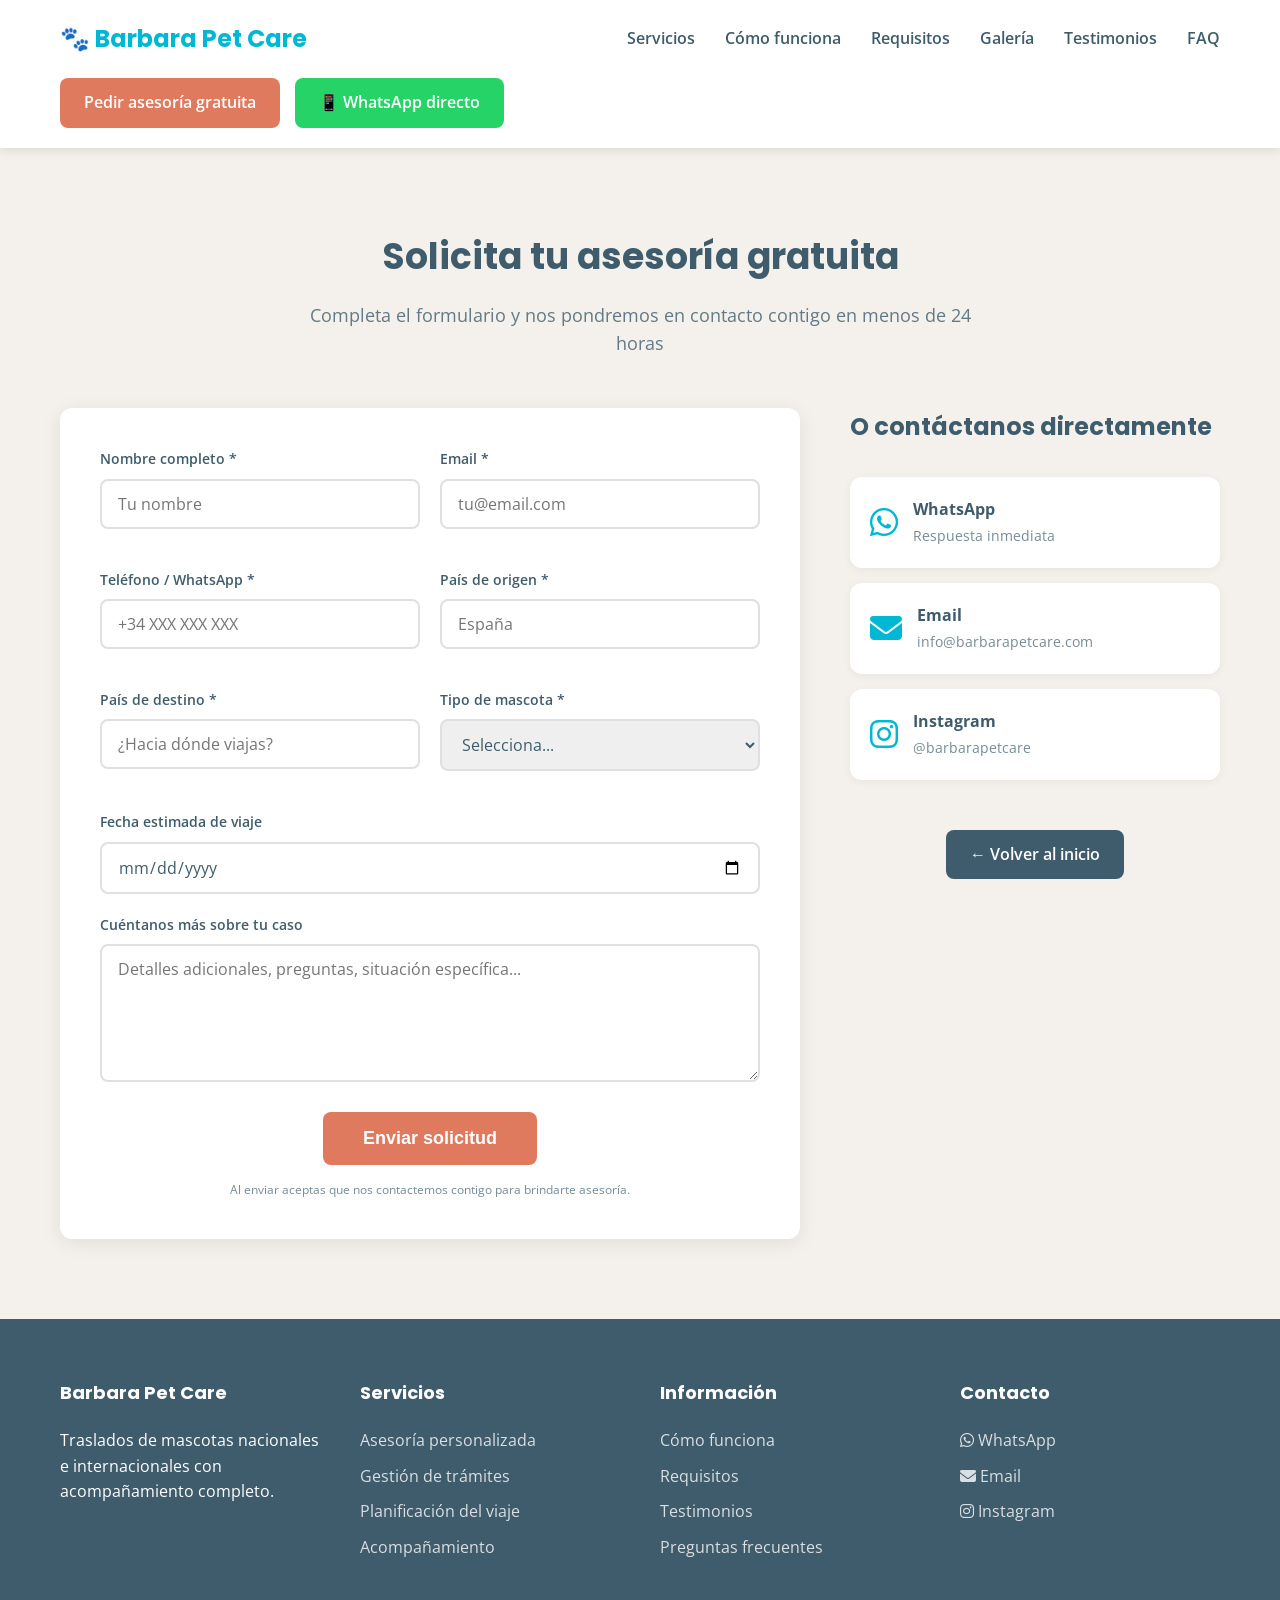
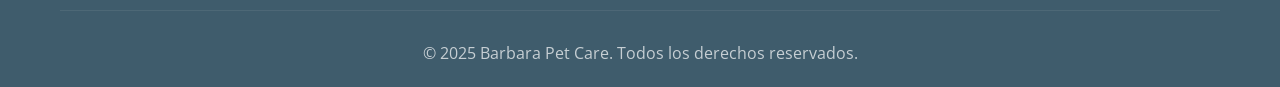
<file: contacto.html>
<!DOCTYPE html>
<html lang="es">
<head>
    <meta charset="UTF-8">
    <meta name="viewport" content="width=device-width, initial-scale=1.0">
    <title>Contacto - Barbara Pet Care</title>
    <link href="https://fonts.googleapis.com/css2?family=Poppins:wght@400;600;700&family=Open+Sans:wght@400;600&display=swap" rel="stylesheet">
    <link rel="stylesheet" href="https://cdnjs.cloudflare.com/ajax/libs/font-awesome/6.4.0/css/all.min.css">
    <link rel="stylesheet" href="styles.css">
</head>
<body>
    <!-- Header -->
    <header>
        <div class="container">
            <div class="header-content">
                <a href="index.html" class="logo">🐾 Barbara Pet Care</a>
                <button class="mobile-menu-btn" onclick="toggleMenu()">☰</button>
                <nav id="mainNav">
                    <ul>
                        <li><a href="index.html#servicios">Servicios</a></li>
                        <li><a href="index.html#como-funciona">Cómo funciona</a></li>
                        <li><a href="index.html#requisitos">Requisitos</a></li>
                        <li><a href="index.html#galeria">Galería</a></li>
                        <li><a href="index.html#testimonios">Testimonios</a></li>
                        <li><a href="index.html#faq">FAQ</a></li>
                    </ul>
                </nav>
                <div class="header-buttons">
                    <a href="contacto.html" class="btn btn-primary">Pedir asesoría gratuita</a>
                    <a href="https://wa.me/34680917655" class="btn btn-whatsapp">📱 WhatsApp directo</a>
                </div>
            </div>
        </div>
    </header>

    <!-- Contact Form -->
    <section id="contacto" class="contact-form-section">
        <div class="container">
            <div class="section-header">
                <h2>Solicita tu asesoría gratuita</h2>
                <p>Completa el formulario y nos pondremos en contacto contigo en menos de 24 horas</p>
            </div>

            <!-- Cotización recibida -->
            <div id="quoteSummaryCard" class="quote-summary-card" style="display: none;">
                <h3><i class="fas fa-calculator"></i> Tu cotización</h3>
                <div id="quoteSummaryContent"></div>
            </div>

            <div class="contact-form-wrapper">
                <form id="contactForm" class="contact-form">
                    <div class="form-row">
                        <div class="form-group">
                            <label for="nombre">Nombre completo *</label>
                            <input type="text" id="nombre" name="nombre" required placeholder="Tu nombre">
                        </div>

                        <div class="form-group">
                            <label for="email">Email *</label>
                            <input type="email" id="email" name="email" required placeholder="tu@email.com">
                        </div>
                    </div>

                    <div class="form-row">
                        <div class="form-group">
                            <label for="telefono">Teléfono / WhatsApp *</label>
                            <input type="tel" id="telefono" name="telefono" required placeholder="+34 XXX XXX XXX">
                        </div>

                        <div class="form-group">
                            <label for="pais">País de origen *</label>
                            <input type="text" id="pais" name="pais" required placeholder="España">
                        </div>
                    </div>

                    <div class="form-row">
                        <div class="form-group">
                            <label for="destino">País de destino *</label>
                            <input type="text" id="destino" name="destino" required placeholder="¿Hacia dónde viajas?">
                        </div>

                        <div class="form-group">
                            <label for="tipoMascota">Tipo de mascota *</label>
                            <select id="tipoMascota" name="tipoMascota" required>
                                <option value="">Selecciona...</option>
                                <option value="Perro">Perro</option>
                                <option value="Gato">Gato</option>
                                <option value="Otro">Otro</option>
                            </select>
                        </div>
                    </div>

                    <div class="form-group">
                        <label for="fechaViaje">Fecha estimada de viaje</label>
                        <input type="date" id="fechaViaje" name="fechaViaje" placeholder="Fecha aproximada">
                    </div>

                    <div class="form-group">
                        <label for="mensaje">Cuéntanos más sobre tu caso</label>
                        <textarea id="mensaje" name="mensaje" rows="5" placeholder="Detalles adicionales, preguntas, situación específica..."></textarea>
                    </div>

                    <!-- Campo oculto para la cotización -->
                    <input type="hidden" id="cotizacion" name="cotizacion" value="">

                    <div class="form-submit">
                        <button type="submit" class="btn btn-primary btn-large">Enviar solicitud</button>
                        <p class="form-note">Al enviar aceptas que nos contactemos contigo para brindarte asesoría.</p>
                    </div>

                    <div id="formMessage" class="form-message"></div>
                </form>

                <div class="contact-info">
                    <h3>O contáctanos directamente</h3>
                    <div class="contact-methods">
                        <a href="https://wa.me/34680917655" class="contact-method">
                            <i class="fab fa-whatsapp"></i>
                            <div>
                                <strong>WhatsApp</strong>
                                <span>Respuesta inmediata</span>
                            </div>
                        </a>
                        <a href="mailto:info@barbarapetcare.com" class="contact-method">
                            <i class="fas fa-envelope"></i>
                            <div>
                                <strong>Email</strong>
                                <span>info@barbarapetcare.com</span>
                            </div>
                        </a>
                        <a href="https://www.instagram.com/barbarapetcare/" target="_blank" class="contact-method">
                            <i class="fab fa-instagram"></i>
                            <div>
                                <strong>Instagram</strong>
                                <span>@barbarapetcare</span>
                            </div>
                        </a>
                    </div>

                    <div class="back-to-home">
                        <a href="index.html" class="btn btn-secondary">← Volver al inicio</a>
                    </div>
                </div>
            </div>
        </div>
    </section>

    <!-- Footer -->
    <footer>
        <div class="container">
            <div class="footer-content">
                <div class="footer-column">
                    <h4>Barbara Pet Care</h4>
                    <p>Traslados de mascotas nacionales e internacionales con acompañamiento completo.</p>
                </div>

                <div class="footer-column">
                    <h4>Servicios</h4>
                    <ul>
                        <li><a href="index.html#servicios">Asesoría personalizada</a></li>
                        <li><a href="index.html#servicios">Gestión de trámites</a></li>
                        <li><a href="index.html#servicios">Planificación del viaje</a></li>
                        <li><a href="index.html#servicios">Acompañamiento</a></li>
                    </ul>
                </div>

                <div class="footer-column">
                    <h4>Información</h4>
                    <ul>
                        <li><a href="index.html#como-funciona">Cómo funciona</a></li>
                        <li><a href="index.html#requisitos">Requisitos</a></li>
                        <li><a href="index.html#testimonios">Testimonios</a></li>
                        <li><a href="index.html#faq">Preguntas frecuentes</a></li>
                    </ul>
                </div>

                <div class="footer-column">
                    <h4>Contacto</h4>
                    <ul>
                        <li><a href="https://wa.me/34680917655"><i class="fab fa-whatsapp"></i> WhatsApp</a></li>
                        <li><a href="mailto:info@barbarapetcare.com"><i class="fas fa-envelope"></i> Email</a></li>
                        <li><a href="https://www.instagram.com/barbarapetcare/" target="_blank"><i class="fab fa-instagram"></i> Instagram</a></li>
                    </ul>
                </div>
            </div>

            <div class="footer-bottom">
                <p>&copy; 2025 Barbara Pet Care. Todos los derechos reservados.</p>
            </div>
        </div>
    </footer>

    <script src="script.js"></script>
</body>
</html>
</file>
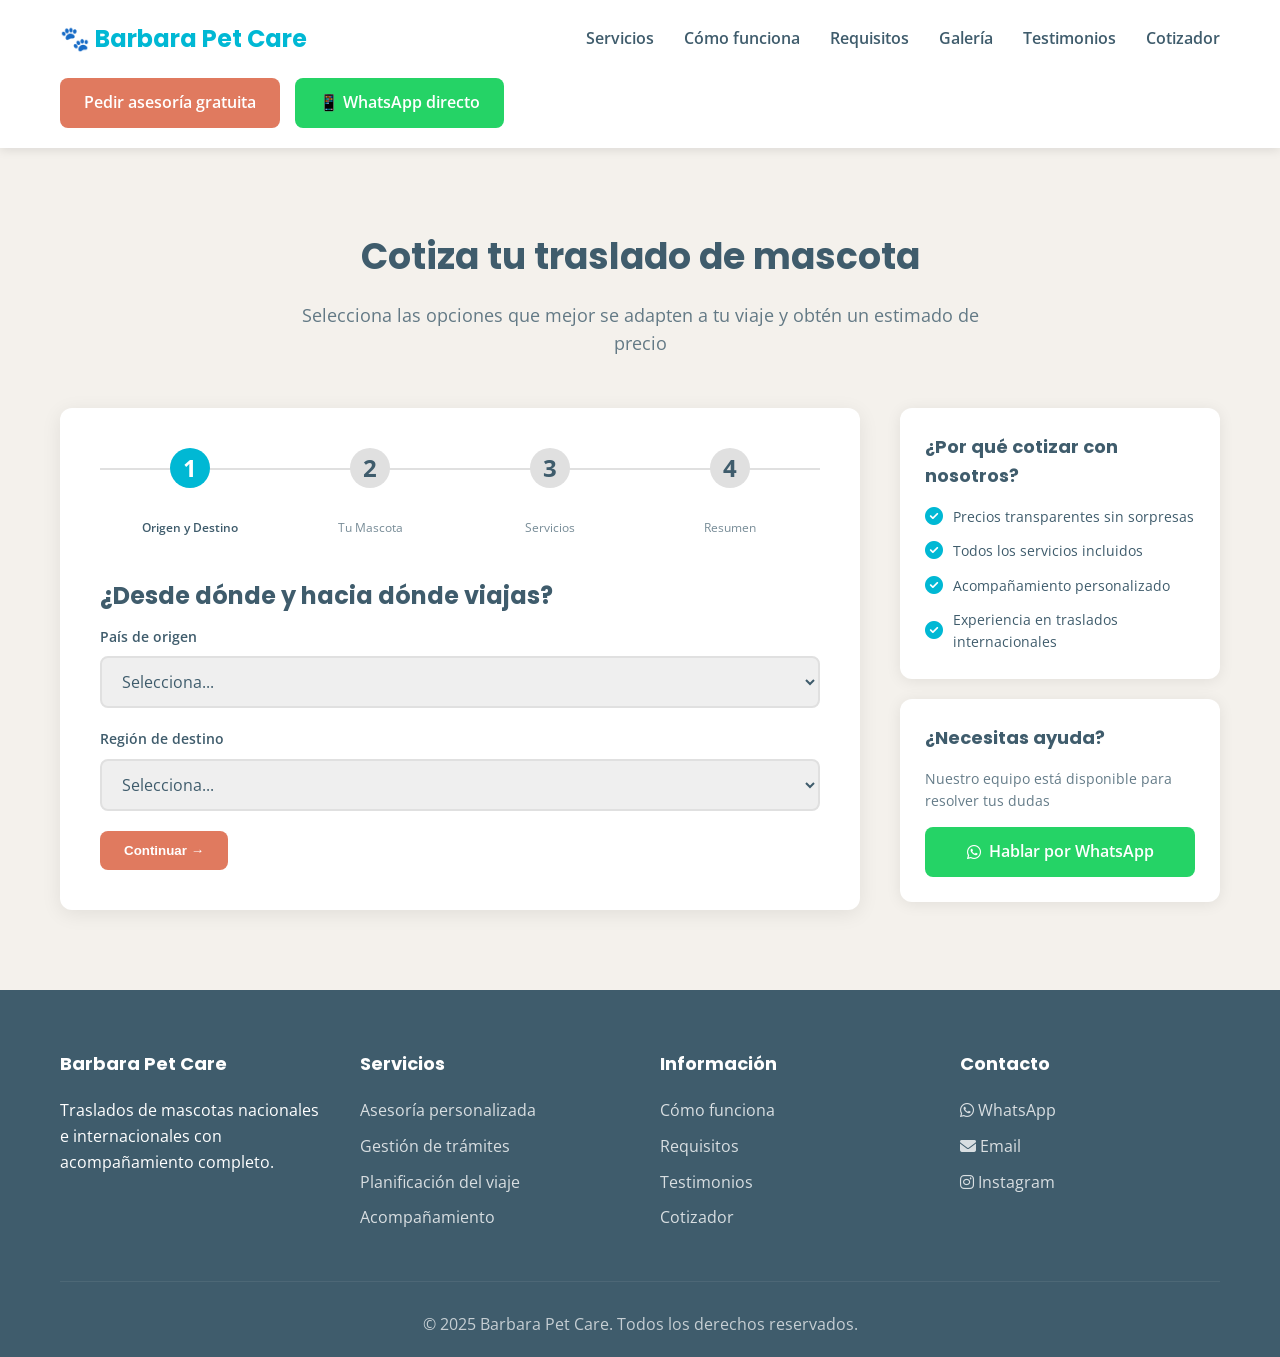
<file: cotizador.html>
<!DOCTYPE html>
<html lang="es">
<head>
    <meta charset="UTF-8">
    <meta name="viewport" content="width=device-width, initial-scale=1.0">
    <title>Cotizador - Barbara Pet Care</title>
    <link href="https://fonts.googleapis.com/css2?family=Poppins:wght@400;600;700&family=Open+Sans:wght@400;600&display=swap" rel="stylesheet">
    <link rel="stylesheet" href="https://cdnjs.cloudflare.com/ajax/libs/font-awesome/6.4.0/css/all.min.css">
    <link rel="stylesheet" href="styles.css">
</head>
<body>
    <!-- Header -->
    <header>
        <div class="container">
            <div class="header-content">
                <a href="index.html" class="logo">🐾 Barbara Pet Care</a>
                <button class="mobile-menu-btn" onclick="toggleMenu()">☰</button>
                <nav id="mainNav">
                    <ul>
                        <li><a href="index.html#servicios">Servicios</a></li>
                        <li><a href="index.html#como-funciona">Cómo funciona</a></li>
                        <li><a href="index.html#requisitos">Requisitos</a></li>
                        <li><a href="index.html#galeria">Galería</a></li>
                        <li><a href="index.html#testimonios">Testimonios</a></li>
                        <li><a href="cotizador.html">Cotizador</a></li>
                    </ul>
                </nav>
                <div class="header-buttons">
                    <a href="contacto.html" class="btn btn-primary">Pedir asesoría gratuita</a>
                    <a href="https://wa.me/34680917655" class="btn btn-whatsapp">📱 WhatsApp directo</a>
                </div>
            </div>
        </div>
    </header>

    <!-- Cotizador -->
    <section class="cotizador-section">
        <div class="container">
            <div class="section-header">
                <h2>Cotiza tu traslado de mascota</h2>
                <p>Selecciona las opciones que mejor se adapten a tu viaje y obtén un estimado de precio</p>
            </div>

            <div class="cotizador-wrapper">
                <div class="cotizador-form">
                    <div class="step-indicator">
                        <div class="step active" data-step="1">
                            <div class="step-number">1</div>
                            <span>Origen y Destino</span>
                        </div>
                        <div class="step" data-step="2">
                            <div class="step-number">2</div>
                            <span>Tu Mascota</span>
                        </div>
                        <div class="step" data-step="3">
                            <div class="step-number">3</div>
                            <span>Servicios</span>
                        </div>
                        <div class="step" data-step="4">
                            <div class="step-number">4</div>
                            <span>Resumen</span>
                        </div>
                    </div>

                    <!-- Paso 1: Origen y Destino -->
                    <div class="cotizador-step active" id="step1">
                        <h3>¿Desde dónde y hacia dónde viajas?</h3>
                        
                        <div class="form-group">
                            <label for="origen">País de origen</label>
                            <select id="origen" name="origen" required>
                                <option value="">Selecciona...</option>
                                <option value="España">España</option>
                                <option value="México">México</option>
                                <option value="Colombia">Colombia</option>
                                <option value="Argentina">Argentina</option>
                                <option value="Chile">Chile</option>
                                <option value="Perú">Perú</option>
                                <option value="Venezuela">Venezuela</option>
                                <option value="Estados Unidos">Estados Unidos</option>
                                <option value="Canadá">Canadá</option>
                                <option value="Brasil">Brasil</option>
                                <option value="Ecuador">Ecuador</option>
                                <option value="Uruguay">Uruguay</option>
                                <option value="Panamá">Panamá</option>
                                <option value="Costa Rica">Costa Rica</option>
                                <option value="Otro país">Otro país</option>
                            </select>
                        </div>

                        <div class="form-group">
                            <label for="destinoRegion">Región de destino</label>
                            <select id="destinoRegion" name="destinoRegion" required>
                                <option value="">Selecciona...</option>
                                <option value="Union Europea" data-precio="400">Unión Europea</option>
                                <option value="Reino Unido" data-precio="600">Reino Unido</option>
                                <option value="Latinoamerica" data-precio="1200">Latinoamérica</option>
                                <option value="Estados Unidos/Canada" data-precio="1500">Estados Unidos / Canadá</option>
                                <option value="Asia/Oceania" data-precio="2500">Asia / Oceanía</option>
                                <option value="Africa/Medio Oriente" data-precio="1800">África / Medio Oriente</option>
                            </select>
                        </div>

                        <button type="button" class="btn btn-primary" onclick="nextStep(2)">Continuar →</button>
                    </div>

                    <!-- Paso 2: Tu Mascota -->
                    <div class="cotizador-step" id="step2">
                        <h3>¿Cuántas mascotas vas a trasladar?</h3>
                        
                        <div class="cantidad-mascotas-selector">
                            <div class="cantidad-option" onclick="selectCantidad('una')">
                                <div class="option-icon">🐕</div>
                                <h4>Una mascota</h4>
                                <p>Traslado individual</p>
                            </div>
                            <div class="cantidad-option" onclick="selectCantidad('varias')">
                                <div class="option-icon">🐕🐈</div>
                                <h4>Varias mascotas</h4>
                                <p>Traslado múltiple</p>
                            </div>
                        </div>

                        <!-- Formulario para una mascota -->
                        <div id="unaMascotaForm" style="display: none;">
                            <h4 style="margin: 30px 0 20px; color: var(--azul);">Datos de tu mascota</h4>
                            
                            <div class="form-group">
                                <label for="nombreMascota">Nombre de tu mascota</label>
                                <input type="text" id="nombreMascota" name="nombreMascota" placeholder="Ej: Luna">
                            </div>

                            <div class="form-group">
                                <label for="tipoAnimal">Tipo de animal</label>
                                <select id="tipoAnimal" name="tipoAnimal" onchange="actualizarOpcionesPeso('peso', this.value)">
                                    <option value="">Selecciona...</option>
                                    <option value="Perro" data-precio="0">Perro</option>
                                    <option value="Gato" data-precio="0">Gato</option>
                                    <option value="Otro" data-precio="200">Otro animal</option>
                                </select>
                            </div>

                            <div class="form-group">
                                <label for="peso">Peso aproximado</label>
                                <select id="peso" name="peso">
                                    <option value="">Selecciona...</option>
                                    <option value="Hasta 10kg" data-precio="0">Hasta 10kg</option>
                                    <option value="10-20kg" data-precio="150">10 - 20kg</option>
                                    <option value="20-30kg" data-precio="300">20 - 30kg</option>
                                    <option value="Más de 30kg" data-precio="500">Más de 30kg</option>
                                </select>
                            </div>

                            <div class="form-buttons">
                                <button type="button" class="btn btn-secondary" onclick="prevStep(1)">← Atrás</button>
                                <button type="button" class="btn btn-primary" onclick="nextStep(3)">Continuar →</button>
                            </div>
                        </div>

                        <!-- Formulario para varias mascotas -->
                        <div id="variasMascotasForm" style="display: none;">
                            <h4 style="margin: 30px 0 20px; color: var(--azul);">Agrega los datos de cada mascota</h4>
                            
                            <div id="mascotasList">
                                <!-- Las mascotas se agregarán dinámicamente aquí -->
                            </div>

                            <button type="button" class="btn btn-secondary" onclick="agregarMascota()" style="width: 100%; margin-bottom: 20px;">
                                + Agregar otra mascota
                            </button>

                            <div class="form-buttons">
                                <button type="button" class="btn btn-secondary" onclick="prevStep(1)">← Atrás</button>
                                <button type="button" class="btn btn-primary" onclick="validarYContinuar()">Continuar →</button>
                            </div>
                        </div>
                    </div>

                    <!-- Paso 3: Servicios -->
                    <div class="cotizador-step" id="step3">
                        <h3>Servicios incluidos en tu traslado</h3>
                        <p class="step-subtitle">Selecciona los servicios que necesitas</p>

                        <div class="services-checklist">
                            <label class="service-checkbox">
                                <input type="checkbox" name="servicio" value="Asesoría personalizada" data-precio="0" checked disabled>
                                <div class="service-info">
                                    <div class="service-title">
                                        <span class="check-icon">✓</span>
                                        <strong>Asesoría personalizada</strong>
                                        <span class="badge-included">Incluido</span>
                                    </div>
                                    <p>Análisis de tu caso y plan detallado paso a paso</p>
                                </div>
                            </label>

                            <label class="service-checkbox">
                                <input type="checkbox" name="servicio" value="Gestión de documentación" data-precio="250" checked>
                                <div class="service-info">
                                    <div class="service-title">
                                        <span class="check-icon">✓</span>
                                        <strong>Gestión de documentación completa</strong>
                                        <span class="service-price">+€250</span>
                                    </div>
                                    <p>Pasaporte, certificados veterinarios, permisos de exportación/importación</p>
                                </div>
                            </label>

                            <label class="service-checkbox">
                                <input type="checkbox" name="servicio" value="Transportín homologado" data-precio="0" checked disabled>
                                <div class="service-info">
                                    <div class="service-title">
                                        <span class="check-icon">✓</span>
                                        <strong>Transportín homologado IATA</strong>
                                        <span class="badge-included">Incluido</span>
                                    </div>
                                    <p>Transportín adecuado al tamaño de tu mascota según normativas aéreas</p>
                                </div>
                            </label>

                            <label class="service-checkbox">
                                <input type="checkbox" name="servicio" value="Coordinación con veterinarios" data-precio="150">
                                <div class="service-info">
                                    <div class="service-title">
                                        <span class="check-icon">✓</span>
                                        <strong>Coordinación con veterinarios autorizados</strong>
                                        <span class="service-price">+€150</span>
                                    </div>
                                    <p>Gestión de citas, vacunas y certificados con veterinarios habilitados</p>
                                </div>
                            </label>

                            <label class="service-checkbox">
                                <input type="checkbox" name="servicio" value="Reserva de vuelo" data-precio="180">
                                <div class="service-info">
                                    <div class="service-title">
                                        <span class="check-icon">✓</span>
                                        <strong>Reserva y gestión de vuelo</strong>
                                        <span class="service-price">+€180</span>
                                    </div>
                                    <p>Selección de aerolínea pet-friendly, reserva de espacio para mascota</p>
                                </div>
                            </label>

                            <label class="service-checkbox">
                                <input type="checkbox" name="servicio" value="Seguimiento 24/7" data-precio="200" checked>
                                <div class="service-info">
                                    <div class="service-title">
                                        <span class="check-icon">✓</span>
                                        <strong>Seguimiento 24/7 durante el viaje</strong>
                                        <span class="service-price">+€200</span>
                                    </div>
                                    <p>Acompañamiento en tiempo real hasta que tu mascota llegue a destino</p>
                                </div>
                            </label>

                            <label class="service-checkbox">
                                <input type="checkbox" name="servicio" value="Recogida/Entrega" data-precio="100">
                                <div class="service-info">
                                    <div class="service-title">
                                        <span class="check-icon">✓</span>
                                        <strong>Recogida y/o entrega a domicilio</strong>
                                        <span class="service-price">+€100</span>
                                    </div>
                                    <p>Transporte terrestre desde/hacia aeropuerto</p>
                                </div>
                            </label>
                        </div>

                        <div class="form-buttons">
                            <button type="button" class="btn btn-secondary" onclick="prevStep(2)">← Atrás</button>
                            <button type="button" class="btn btn-primary" onclick="calculateQuote()">Ver cotización →</button>
                        </div>
                    </div>

                    <!-- Paso 4: Resumen -->
                    <div class="cotizador-step" id="step4">
                        <h3>Tu cotización estimada</h3>
                        
                        <div class="quote-summary">
                            <div class="quote-details" id="quoteDetails"></div>
                            
                            <div class="quote-total">
                                <div class="total-label">Precio estimado total:</div>
                                <div class="total-price" id="totalPrice">Desde €0</div>
                                <p class="quote-note">* El precio final puede variar según requisitos específicos de tu país de destino y circunstancias particulares.</p>
                            </div>

                            <div class="quote-actions">
                                <button type="button" class="btn btn-primary btn-large" onclick="proceedToContact()">
                                    Solicitar asesoría con esta cotización →
                                </button>
                                <button type="button" class="btn btn-secondary" onclick="resetQuote()">
                                    ← Nueva cotización
                                </button>
                            </div>
                        </div>
                    </div>
                </div>

                <div class="cotizador-sidebar">
                    <div class="sidebar-card">
                        <h4>¿Por qué cotizar con nosotros?</h4>
                        <ul class="sidebar-benefits">
                            <li><i class="fas fa-check-circle"></i> Precios transparentes sin sorpresas</li>
                            <li><i class="fas fa-check-circle"></i> Todos los servicios incluidos</li>
                            <li><i class="fas fa-check-circle"></i> Acompañamiento personalizado</li>
                            <li><i class="fas fa-check-circle"></i> Experiencia en traslados internacionales</li>
                        </ul>
                    </div>

                    <div class="sidebar-card">
                        <h4>¿Necesitas ayuda?</h4>
                        <p>Nuestro equipo está disponible para resolver tus dudas</p>
                        <a href="https://wa.me/34680917655" class="btn btn-whatsapp btn-block">
                            <i class="fab fa-whatsapp"></i> Hablar por WhatsApp
                        </a>
                    </div>
                </div>
            </div>
        </div>
    </section>

    <!-- Footer -->
    <footer>
        <div class="container">
            <div class="footer-content">
                <div class="footer-column">
                    <h4>Barbara Pet Care</h4>
                    <p>Traslados de mascotas nacionales e internacionales con acompañamiento completo.</p>
                </div>

                <div class="footer-column">
                    <h4>Servicios</h4>
                    <ul>
                        <li><a href="index.html#servicios">Asesoría personalizada</a></li>
                        <li><a href="index.html#servicios">Gestión de trámites</a></li>
                        <li><a href="index.html#servicios">Planificación del viaje</a></li>
                        <li><a href="index.html#servicios">Acompañamiento</a></li>
                    </ul>
                </div>

                <div class="footer-column">
                    <h4>Información</h4>
                    <ul>
                        <li><a href="index.html#como-funciona">Cómo funciona</a></li>
                        <li><a href="index.html#requisitos">Requisitos</a></li>
                        <li><a href="index.html#testimonios">Testimonios</a></li>
                        <li><a href="cotizador.html">Cotizador</a></li>
                    </ul>
                </div>

                <div class="footer-column">
                    <h4>Contacto</h4>
                    <ul>
                        <li><a href="https://wa.me/34680917655"><i class="fab fa-whatsapp"></i> WhatsApp</a></li>
                        <li><a href="mailto:info@barbarapetcare.com"><i class="fas fa-envelope"></i> Email</a></li>
                        <li><a href="https://www.instagram.com/barbarapetcare/" target="_blank"><i class="fab fa-instagram"></i> Instagram</a></li>
                    </ul>
                </div>
            </div>

            <div class="footer-bottom">
                <p>&copy; 2025 Barbara Pet Care. Todos los derechos reservados.</p>
            </div>
        </div>
    </footer>

    <script src="script.js"></script>
</body>
</html>
</file>
<file: styles.css>
* {
    margin: 0;
    padding: 0;
    box-sizing: border-box;
}

:root {
    --verde: #00B8D4;
    --beige: #F4F1EC;
    --azul: #3F5C6C;
    --blanco: #FFFFFF;
    --coral: #E07A5F;
}

body {
    font-family: 'Open Sans', sans-serif;
    color: var(--azul);
    line-height: 1.6;
}

h1, h2, h3, h4 {
    font-family: 'Poppins', sans-serif;
    font-weight: 700;
}

.container {
    max-width: 1200px;
    margin: 0 auto;
    padding: 0 20px;
}

/* Header */
header {
    background: var(--blanco);
    padding: 20px 0;
    box-shadow: 0 2px 10px rgba(0,0,0,0.1);
    position: sticky;
    top: 0;
    z-index: 1000;
}

.header-content {
    display: flex;
    justify-content: space-between;
    align-items: center;
    flex-wrap: wrap;
    gap: 20px;
}

.logo {
    font-family: 'Poppins', sans-serif;
    font-size: 24px;
    font-weight: 700;
    color: var(--verde);
    display: flex;
    align-items: center;
    gap: 8px;
    text-decoration: none;
    transition: opacity 0.3s;
}

.logo:hover {
    opacity: 0.8;
}

nav ul {
    display: flex;
    list-style: none;
    gap: 30px;
    flex-wrap: wrap;
}

nav a {
    color: var(--azul);
    text-decoration: none;
    font-weight: 600;
    transition: color 0.3s;
}

nav a:hover {
    color: var(--verde);
}

.header-buttons {
    display: flex;
    gap: 15px;
    flex-wrap: wrap;
}

.btn {
    padding: 12px 24px;
    border-radius: 8px;
    font-weight: 600;
    text-decoration: none;
    transition: all 0.3s;
    border: none;
    cursor: pointer;
    display: inline-block;
    text-align: center;
}

.btn-primary {
    background: var(--coral);
    color: var(--blanco);
}

.btn-primary:hover {
    background: #d66950;
    transform: translateY(-2px);
    box-shadow: 0 4px 12px rgba(224, 122, 95, 0.3);
}

.btn-whatsapp {
    background: #25D366;
    color: var(--blanco);
    display: flex;
    align-items: center;
    gap: 8px;
}

.btn-whatsapp:hover {
    background: #128C7E;
    transform: translateY(-2px);
    box-shadow: 0 4px 12px rgba(37, 211, 102, 0.4);
}

.btn-instagram {
    background: linear-gradient(45deg, #f09433 0%, #e6683c 25%, #dc2743 50%, #cc2366 75%, #bc1888 100%);
    color: var(--blanco);
    display: flex;
    align-items: center;
    gap: 8px;
}

.btn-instagram:hover {
    background: linear-gradient(45deg, #d17b2e 0%, #c85735 25%, #b7223a 50%, #a61e5a 75%, #991577 100%);
    transform: translateY(-2px);
    box-shadow: 0 4px 12px rgba(225, 48, 108, 0.4);
}

/* Hero Section */
.hero {
    background: linear-gradient(135deg, rgba(0, 184, 212, 0.95), rgba(63, 92, 108, 0.95)), url('data:image/svg+xml,<svg xmlns="http://www.w3.org/2000/svg" viewBox="0 0 1200 600"><rect fill="%23F4F1EC" width="1200" height="600"/></svg>');
    background-size: cover;
    background-position: center;
    color: var(--blanco);
    padding: 100px 0;
    text-align: center;
}

.hero h1 {
    font-size: 48px;
    margin-bottom: 20px;
    line-height: 1.2;
}

.hero-subtitle {
    font-size: 20px;
    margin-bottom: 40px;
    max-width: 800px;
    margin-left: auto;
    margin-right: auto;
    opacity: 0.95;
}

.hero-bullets {
    display: flex;
    justify-content: center;
    gap: 40px;
    margin-bottom: 40px;
    flex-wrap: wrap;
}

.hero-bullet {
    display: flex;
    align-items: center;
    gap: 10px;
    font-size: 18px;
}

.hero-buttons {
    display: flex;
    gap: 20px;
    justify-content: center;
    margin-bottom: 30px;
    flex-wrap: wrap;
}

.btn-large {
    padding: 16px 40px;
    font-size: 18px;
}

.hero-trust {
    display: flex;
    justify-content: center;
    gap: 30px;
    font-size: 14px;
    opacity: 0.9;
    flex-wrap: wrap;
}

/* Trust Bar */
.trust-bar {
    background: var(--beige);
    padding: 40px 0;
}

.trust-items {
    display: grid;
    grid-template-columns: repeat(auto-fit, minmax(250px, 1fr));
    gap: 30px;
    text-align: center;
}

.trust-item {
    display: flex;
    flex-direction: column;
    align-items: center;
    gap: 10px;
}

.trust-icon {
    font-size: 32px;
    color: var(--verde);
}

/* Section */
section {
    padding: 80px 0;
}

.section-header {
    text-align: center;
    margin-bottom: 50px;
}

.section-header h2 {
    font-size: 36px;
    margin-bottom: 15px;
    color: var(--azul);
}

.section-header p {
    font-size: 18px;
    color: var(--azul);
    opacity: 0.8;
    max-width: 700px;
    margin: 0 auto;
}

/* Services */
.services-grid {
    display: grid;
    grid-template-columns: repeat(auto-fit, minmax(280px, 1fr));
    gap: 30px;
}

.service-card {
    background: var(--blanco);
    padding: 30px;
    border-radius: 12px;
    box-shadow: 0 4px 20px rgba(0,0,0,0.08);
    transition: transform 0.3s, box-shadow 0.3s;
}

.service-card:hover {
    transform: translateY(-5px);
    box-shadow: 0 8px 30px rgba(0,0,0,0.12);
}

.service-icon {
    font-size: 48px;
    margin-bottom: 20px;
}

.service-card h3 {
    font-size: 22px;
    margin-bottom: 15px;
    color: var(--azul);
}

.service-card p {
    margin-bottom: 15px;
    color: var(--azul);
    opacity: 0.8;
}

.service-benefit {
    background: rgba(0, 184, 212, 0.12);
    padding: 12px;
    border-radius: 8px;
    font-weight: 600;
    color: #008BA3;
    font-size: 14px;
    border: 2px solid var(--verde);
}

/* Process */
.process-bg {
    background: var(--beige);
}

.process-steps {
    display: grid;
    grid-template-columns: repeat(auto-fit, minmax(250px, 1fr));
    gap: 40px;
}

.process-step {
    text-align: center;
}

.step-number {
    width: 60px;
    height: 60px;
    background: var(--verde);
    color: var(--blanco);
    border-radius: 50%;
    display: flex;
    align-items: center;
    justify-content: center;
    font-size: 24px;
    font-weight: 700;
    margin: 0 auto 20px;
}

.process-step h3 {
    font-size: 20px;
    margin-bottom: 15px;
    color: var(--azul);
}

/* Requirements */
.requirements-list {
    max-width: 800px;
    margin: 0 auto;
}

.requirement-item {
    display: flex;
    gap: 15px;
    margin-bottom: 25px;
    padding: 20px;
    background: var(--blanco);
    border-radius: 8px;
    box-shadow: 0 2px 10px rgba(0,0,0,0.05);
}

.requirement-check {
    color: var(--verde);
    font-size: 24px;
    flex-shrink: 0;
}

.requirement-content h4 {
    font-size: 18px;
    margin-bottom: 8px;
    color: var(--azul);
}

.important-note {
    background: var(--coral);
    color: var(--blanco);
    padding: 20px;
    border-radius: 8px;
    margin-top: 30px;
    display: flex;
    gap: 15px;
    align-items: start;
}

.important-note strong {
    display: block;
    margin-bottom: 5px;
}

/* Destinations */
.destinations-bg {
    background: var(--beige);
}

.destinations-grid {
    display: grid;
    grid-template-columns: repeat(auto-fit, minmax(300px, 1fr));
    gap: 30px;
}

.destination-card {
    background: var(--blanco);
    padding: 30px;
    border-radius: 12px;
    box-shadow: 0 4px 20px rgba(0,0,0,0.08);
}

.destination-card h3 {
    font-size: 22px;
    margin-bottom: 10px;
    color: #008BA3;
}

.destination-card h4 {
    font-size: 16px;
    margin-bottom: 15px;
    color: var(--azul);
    font-weight: 600;
}

/* Testimonials */
.testimonials-grid {
    display: grid;
    grid-template-columns: repeat(auto-fit, minmax(300px, 1fr));
    gap: 30px;
}

.testimonial-card {
    background: var(--blanco);
    padding: 30px;
    border-radius: 12px;
    box-shadow: 0 4px 20px rgba(0,0,0,0.08);
    position: relative;
}

.testimonial-quote {
    font-style: italic;
    margin-bottom: 20px;
    line-height: 1.8;
    color: var(--azul);
}

.testimonial-author {
    font-weight: 600;
    color: var(--azul);
}

.testimonial-location {
    font-size: 14px;
    color: #008BA3;
    margin-top: 5px;
}

/* Gallery */
.gallery-bg {
    background: var(--beige);
}

.gallery-grid {
    display: grid;
    grid-template-columns: repeat(auto-fit, minmax(300px, 1fr));
    gap: 30px;
    margin-bottom: 50px;
}

.gallery-card {
    background: var(--blanco);
    border-radius: 12px;
    overflow: hidden;
    box-shadow: 0 4px 20px rgba(0,0,0,0.08);
    transition: transform 0.3s, box-shadow 0.3s;
    cursor: pointer;
}

.gallery-card:hover {
    transform: translateY(-5px);
    box-shadow: 0 6px 30px rgba(0,0,0,0.15);
}

.gallery-image {
    width: 100%;
    height: 250px;
    overflow: hidden;
    background: var(--beige);
}

.gallery-image img {
    width: 100%;
    height: 100%;
    object-fit: cover;
    transition: transform 0.3s;
}

.gallery-card:hover .gallery-image img {
    transform: scale(1.05);
}

.gallery-info {
    padding: 20px;
}

.pet-name {
    font-size: 20px;
    color: var(--azul);
    margin-bottom: 12px;
    display: flex;
    align-items: center;
    gap: 8px;
}

.pet-route {
    display: flex;
    align-items: center;
    gap: 10px;
    flex-wrap: wrap;
    font-size: 14px;
    color: var(--azul);
}

.route-origin {
    font-weight: 600;
    color: var(--azul);
}

.route-arrow {
    color: var(--verde);
    font-size: 16px;
}

.route-destination {
    font-weight: 600;
    color: var(--coral);
}

.gallery-cta {
    text-align: center;
    padding: 40px 20px;
    background: var(--blanco);
    border-radius: 12px;
    box-shadow: 0 4px 20px rgba(0,0,0,0.08);
}

.gallery-cta p {
    font-size: 20px;
    margin-bottom: 20px;
    color: var(--azul);
    font-weight: 600;
}

/* Differentials */
.differentials-bg {
    background: var(--beige);
}

.differentials-grid {
    display: grid;
    grid-template-columns: repeat(auto-fit, minmax(300px, 1fr));
    gap: 30px;
    max-width: 900px;
    margin: 0 auto;
}

.differential-item {
    display: flex;
    gap: 15px;
    align-items: start;
}

.differential-icon {
    font-size: 32px;
    flex-shrink: 0;
}

.differential-content h4 {
    font-size: 18px;
    margin-bottom: 8px;
    color: var(--azul);
}

/* FAQ */
.faq-list {
    max-width: 800px;
    margin: 0 auto;
}

.faq-item {
    background: var(--blanco);
    padding: 25px;
    border-radius: 8px;
    margin-bottom: 20px;
    box-shadow: 0 2px 10px rgba(0,0,0,0.05);
}

.faq-item h4 {
    font-size: 18px;
    margin-bottom: 12px;
    color: var(--azul);
}

.faq-item p {
    color: var(--azul);
    opacity: 0.8;
}

/* CTA Final */
.cta-final {
    background: linear-gradient(135deg, var(--verde), var(--azul));
    color: var(--blanco);
    padding: 80px 0;
    text-align: center;
}

.cta-final h2 {
    font-size: 36px;
    margin-bottom: 20px;
}

.cta-final p {
    font-size: 18px;
    margin-bottom: 40px;
    opacity: 0.95;
}

.cta-buttons {
    display: flex;
    gap: 20px;
    justify-content: center;
    margin-bottom: 20px;
    flex-wrap: wrap;
}

.cta-microcopy {
    display: flex;
    gap: 20px;
    justify-content: center;
    font-size: 14px;
    opacity: 0.9;
    flex-wrap: wrap;
}

/* Contact Form */
.contact-form-section {
    background: var(--beige);
    padding: 80px 0;
}

.contact-form-wrapper {
    display: grid;
    grid-template-columns: 2fr 1fr;
    gap: 50px;
    max-width: 1200px;
    margin: 0 auto;
}

.contact-form {
    background: var(--blanco);
    padding: 40px;
    border-radius: 12px;
    box-shadow: 0 4px 20px rgba(0,0,0,0.08);
}

.form-row {
    display: grid;
    grid-template-columns: 1fr 1fr;
    gap: 20px;
    margin-bottom: 20px;
}

.form-group {
    display: flex;
    flex-direction: column;
    margin-bottom: 20px;
}

.form-group label {
    font-weight: 600;
    margin-bottom: 8px;
    color: var(--azul);
    font-size: 14px;
}

.form-group input,
.form-group select,
.form-group textarea {
    padding: 12px 16px;
    border: 2px solid #e0e0e0;
    border-radius: 8px;
    font-family: 'Open Sans', sans-serif;
    font-size: 16px;
    transition: border-color 0.3s;
    color: var(--azul);
}

.form-group input:focus,
.form-group select:focus,
.form-group textarea:focus {
    outline: none;
    border-color: var(--verde);
}

.form-group textarea {
    resize: vertical;
    min-height: 120px;
}

.form-submit {
    text-align: center;
    margin-top: 30px;
}

.form-note {
    font-size: 12px;
    color: var(--azul);
    opacity: 0.7;
    margin-top: 15px;
}

.form-message {
    margin-top: 20px;
    padding: 15px;
    border-radius: 8px;
    text-align: center;
    font-weight: 600;
    display: none;
}

.form-message.success {
    background: #d4edda;
    color: #155724;
    border: 1px solid #c3e6cb;
    display: block;
}

.form-message.error {
    background: #f8d7da;
    color: #721c24;
    border: 1px solid #f5c6cb;
    display: block;
}

.contact-info {
    display: flex;
    flex-direction: column;
    gap: 20px;
}

.contact-info h3 {
    font-size: 24px;
    color: var(--azul);
    margin-bottom: 10px;
}

.contact-methods {
    display: flex;
    flex-direction: column;
    gap: 15px;
}

.contact-method {
    display: flex;
    align-items: center;
    gap: 15px;
    padding: 20px;
    background: var(--blanco);
    border-radius: 12px;
    text-decoration: none;
    transition: transform 0.3s, box-shadow 0.3s;
    box-shadow: 0 2px 10px rgba(0,0,0,0.05);
}

.contact-method:hover {
    transform: translateY(-3px);
    box-shadow: 0 4px 15px rgba(0,0,0,0.1);
}

.contact-method i {
    font-size: 32px;
    color: var(--verde);
}

.contact-method div {
    display: flex;
    flex-direction: column;
}

.contact-method strong {
    color: var(--azul);
    font-size: 16px;
    margin-bottom: 3px;
}

.contact-method span {
    color: var(--azul);
    opacity: 0.7;
    font-size: 14px;
}

.back-to-home {
    margin-top: 30px;
    text-align: center;
}

.btn-secondary {
    background: var(--azul);
    color: var(--blanco);
}

.btn-secondary:hover {
    background: #2d4554;
    transform: translateY(-2px);
    box-shadow: 0 4px 12px rgba(63, 92, 108, 0.3);
}

/* Cotizador */
.cotizador-section {
    background: var(--beige);
    padding: 80px 0;
    min-height: calc(100vh - 200px);
}

.cotizador-wrapper {
    display: grid;
    grid-template-columns: 2.5fr 1fr;
    gap: 40px;
    max-width: 1200px;
    margin: 0 auto;
}

.cotizador-form {
    background: var(--blanco);
    padding: 40px;
    border-radius: 12px;
    box-shadow: 0 4px 20px rgba(0,0,0,0.08);
}

/* Step Indicator */
.step-indicator {
    display: flex;
    justify-content: space-between;
    margin-bottom: 40px;
    position: relative;
}

.step-indicator::before {
    content: '';
    position: absolute;
    top: 20px;
    left: 0;
    right: 0;
    height: 2px;
    background: #e0e0e0;
    z-index: 0;
}

.step {
    display: flex;
    flex-direction: column;
    align-items: center;
    gap: 10px;
    position: relative;
    z-index: 1;
    flex: 1;
}

.step-number {
    width: 40px;
    height: 40px;
    border-radius: 50%;
    background: #e0e0e0;
    color: var(--azul);
    display: flex;
    align-items: center;
    justify-content: center;
    font-weight: 700;
    transition: all 0.3s;
}

.step.active .step-number {
    background: var(--verde);
    color: var(--blanco);
}

.step.completed .step-number {
    background: var(--coral);
    color: var(--blanco);
}

.step span {
    font-size: 12px;
    color: var(--azul);
    opacity: 0.7;
    text-align: center;
}

.step.active span {
    opacity: 1;
    font-weight: 600;
}

/* Cotizador Steps */
.cotizador-step {
    display: none;
}

.cotizador-step.active {
    display: block;
    animation: fadeIn 0.3s;
}

@keyframes fadeIn {
    from { opacity: 0; transform: translateY(10px); }
    to { opacity: 1; transform: translateY(0); }
}

.cotizador-step h3 {
    font-size: 24px;
    color: var(--azul);
    margin-bottom: 10px;
}

.step-subtitle {
    color: var(--azul);
    opacity: 0.7;
    margin-bottom: 30px;
}

.form-buttons {
    display: flex;
    gap: 15px;
    margin-top: 30px;
}

/* Services Checklist */
.services-checklist {
    display: flex;
    flex-direction: column;
    gap: 15px;
}

.service-checkbox {
    display: flex;
    align-items: start;
    gap: 15px;
    padding: 20px;
    background: var(--beige);
    border-radius: 8px;
    cursor: pointer;
    transition: all 0.3s;
    border: 2px solid transparent;
}

.service-checkbox:hover {
    border-color: var(--verde);
    background: var(--blanco);
}

.service-checkbox input[type="checkbox"] {
    width: 20px;
    height: 20px;
    cursor: pointer;
    margin-top: 2px;
}

.service-checkbox input[type="checkbox"]:disabled {
    cursor: not-allowed;
}

.service-info {
    flex: 1;
}

.service-title {
    display: flex;
    align-items: center;
    gap: 10px;
    margin-bottom: 5px;
    flex-wrap: wrap;
}

.check-icon {
    color: var(--verde);
    font-size: 18px;
}

.service-title strong {
    color: var(--azul);
    font-size: 16px;
}

.badge-included {
    background: var(--verde);
    color: var(--blanco);
    padding: 3px 10px;
    border-radius: 12px;
    font-size: 11px;
    font-weight: 600;
}

.service-price {
    background: var(--coral);
    color: var(--blanco);
    padding: 3px 10px;
    border-radius: 12px;
    font-size: 12px;
    font-weight: 600;
}

.service-info p {
    font-size: 14px;
    color: var(--azul);
    opacity: 0.8;
    margin: 0;
}

/* Quote Summary */
.quote-summary {
    display: flex;
    flex-direction: column;
    gap: 30px;
}

.quote-items {
    display: flex;
    flex-direction: column;
    gap: 15px;
}

.quote-item {
    display: flex;
    align-items: center;
    gap: 15px;
    padding: 15px;
    background: var(--beige);
    border-radius: 8px;
}

.quote-item-icon {
    font-size: 24px;
    width: 40px;
    text-align: center;
}

.quote-item-content {
    flex: 1;
    color: var(--azul);
}

.quote-item-content strong {
    display: block;
    margin-bottom: 3px;
}

.quote-item-price {
    font-weight: 700;
    color: var(--coral);
    font-size: 18px;
}

.quote-total {
    background: linear-gradient(135deg, var(--verde), var(--azul));
    color: var(--blanco);
    padding: 30px;
    border-radius: 12px;
    text-align: center;
}

.total-label {
    font-size: 18px;
    margin-bottom: 15px;
    opacity: 0.95;
}

.total-price {
    font-size: 48px;
    font-weight: 700;
    margin-bottom: 15px;
}

.quote-note {
    font-size: 12px;
    opacity: 0.8;
    margin: 0;
}

.quote-actions {
    display: flex;
    flex-direction: column;
    gap: 15px;
}

/* Cotizador Sidebar */
.cotizador-sidebar {
    display: flex;
    flex-direction: column;
    gap: 20px;
}

.sidebar-card {
    background: var(--blanco);
    padding: 25px;
    border-radius: 12px;
    box-shadow: 0 2px 15px rgba(0,0,0,0.08);
}

.sidebar-card h4 {
    color: var(--azul);
    margin-bottom: 15px;
    font-size: 18px;
}

.sidebar-card p {
    color: var(--azul);
    opacity: 0.8;
    margin-bottom: 15px;
    font-size: 14px;
}

.sidebar-benefits {
    list-style: none;
    display: flex;
    flex-direction: column;
    gap: 12px;
}

.sidebar-benefits li {
    display: flex;
    align-items: center;
    gap: 10px;
    color: var(--azul);
    font-size: 14px;
}

.sidebar-benefits i {
    color: var(--verde);
    font-size: 18px;
}

.btn-block {
    width: 100%;
    justify-content: center;
}

/* Quote Summary Card en Contacto */
.quote-summary-card {
    background: linear-gradient(135deg, rgba(0, 184, 212, 0.1), rgba(63, 92, 108, 0.1));
    border: 2px solid var(--verde);
    border-radius: 12px;
    padding: 30px;
    margin-bottom: 30px;
}

.quote-summary-card h3 {
    color: var(--azul);
    margin-bottom: 20px;
    display: flex;
    align-items: center;
    gap: 10px;
}

.quote-summary-card i {
    color: var(--verde);
}

.quote-summary-grid {
    display: grid;
    grid-template-columns: repeat(auto-fit, minmax(200px, 1fr));
    gap: 15px;
}

.quote-summary-grid > div {
    color: var(--azul);
}

.quote-summary-total {
    grid-column: 1 / -1;
    font-size: 20px;
    padding-top: 15px;
    border-top: 2px solid var(--verde);
    margin-top: 15px;
}

.price-highlight {
    color: var(--coral);
    font-size: 28px;
    font-weight: 700;
}

/* Selector de cantidad de mascotas */
.cantidad-mascotas-selector {
    display: grid;
    grid-template-columns: 1fr 1fr;
    gap: 20px;
    margin-bottom: 30px;
}

.cantidad-option {
    background: var(--beige);
    border: 3px solid transparent;
    border-radius: 12px;
    padding: 30px;
    text-align: center;
    cursor: pointer;
    transition: all 0.3s;
}

.cantidad-option:hover {
    border-color: var(--verde);
    background: var(--blanco);
    transform: translateY(-3px);
    box-shadow: 0 4px 15px rgba(0,0,0,0.1);
}

.cantidad-option.selected {
    border-color: var(--verde);
    background: var(--blanco);
}

.option-icon {
    font-size: 48px;
    margin-bottom: 15px;
}

.cantidad-option h4 {
    color: var(--azul);
    margin-bottom: 8px;
    font-size: 20px;
}

.cantidad-option p {
    color: var(--azul);
    opacity: 0.7;
    font-size: 14px;
    margin: 0;
}

/* Mascota Card */
.mascota-card {
    background: var(--beige);
    border-radius: 12px;
    padding: 20px;
    margin-bottom: 15px;
    position: relative;
}

.mascota-card-header {
    display: flex;
    justify-content: space-between;
    align-items: center;
    margin-bottom: 15px;
}

.mascota-card-title {
    color: var(--azul);
    font-weight: 600;
    font-size: 16px;
}

.btn-remove-mascota {
    background: var(--coral);
    color: var(--blanco);
    border: none;
    padding: 5px 12px;
    border-radius: 6px;
    cursor: pointer;
    font-size: 12px;
    font-weight: 600;
    transition: all 0.3s;
}

.btn-remove-mascota:hover {
    background: #d66950;
    transform: translateY(-2px);
}

.mascota-card .form-group {
    margin-bottom: 15px;
}

/* Footer */
footer {
    background: var(--azul);
    color: var(--blanco);
    padding: 60px 0 20px;
}

.footer-content {
    display: grid;
    grid-template-columns: repeat(auto-fit, minmax(250px, 1fr));
    gap: 40px;
    margin-bottom: 40px;
}

.footer-column h4 {
    font-size: 18px;
    margin-bottom: 20px;
}

.footer-column ul {
    list-style: none;
}

.footer-column a {
    color: var(--blanco);
    text-decoration: none;
    opacity: 0.8;
    transition: opacity 0.3s;
    display: block;
    margin-bottom: 10px;
}

.footer-column a:hover {
    opacity: 1;
}

.footer-bottom {
    text-align: center;
    padding-top: 30px;
    border-top: 1px solid rgba(255,255,255,0.1);
    opacity: 0.7;
}

/* Mobile Navigation */
.mobile-menu-btn {
    display: none;
    background: var(--verde);
    color: var(--blanco);
    border: none;
    padding: 10px 15px;
    border-radius: 5px;
    cursor: pointer;
    font-size: 20px;
}

@media (max-width: 768px) {
    nav {
        display: none;
        width: 100%;
    }

    nav.active {
        display: block;
    }

    nav ul {
        flex-direction: column;
        gap: 15px;
    }

    .mobile-menu-btn {
        display: block;
    }

    .hero h1 {
        font-size: 32px;
    }

    .hero-subtitle {
        font-size: 16px;
    }

    .hero-bullets {
        flex-direction: column;
        gap: 15px;
    }

    .section-header h2 {
        font-size: 28px;
    }

    .header-buttons {
        width: 100%;
        justify-content: center;
    }

    .contact-form-wrapper {
        grid-template-columns: 1fr;
        gap: 30px;
    }

    .form-row {
        grid-template-columns: 1fr;
        gap: 0;
    }

    .contact-form {
        padding: 25px;
    }

    .cotizador-wrapper {
        grid-template-columns: 1fr;
    }

    .cotizador-form {
        padding: 25px;
    }

    .step-indicator {
        flex-wrap: wrap;
        gap: 15px;
    }

    .step {
        min-width: 80px;
    }

    .step span {
        display: none;
    }

    .form-buttons {
        flex-direction: column;
    }

    .quote-summary-grid {
        grid-template-columns: 1fr;
    }

    .total-price {
        font-size: 36px;
    }

    .cantidad-mascotas-selector {
        grid-template-columns: 1fr;
    }

    .option-icon {
        font-size: 36px;
    }
}
</file>
